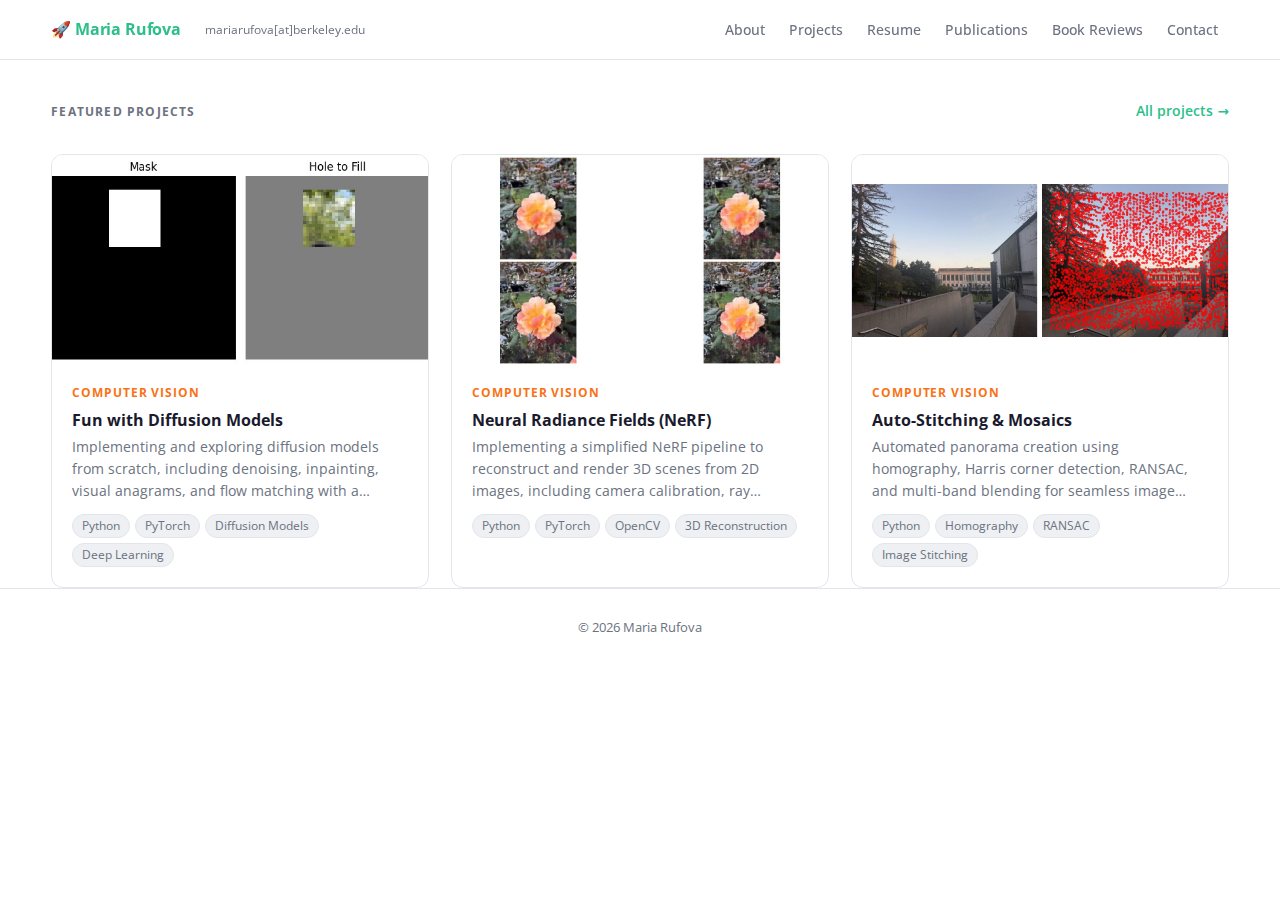
<file: index.html>
<!DOCTYPE html>
<html lang="en">
<head>
  <meta charset="UTF-8" />
  <meta name="viewport" content="width=device-width, initial-scale=1.0" />
  <title>Maria Rufova</title>
  <link rel="stylesheet" href="style.css" />
</head>
<body data-root="">
  <header class="site-header"></header>
  <main>
    <div class="container">
      <div class="home-section-bar">
        <span class="home-section-label">Featured Projects</span>
        <a class="home-section-link" href="pages/projects.html">All projects →</a>
      </div>
      <div class="card-grid" id="home-grid"></div>
    </div>
  </main>
  <footer class="site-footer"><p>&copy; 2026 Maria Rufova</p></footer>

  <script src="scripts/components.js"></script>
  <script src="pages/projects/computer_vision/_index.js"></script>
  <script src="scripts/main.js"></script>
</body>
</html>
</file>
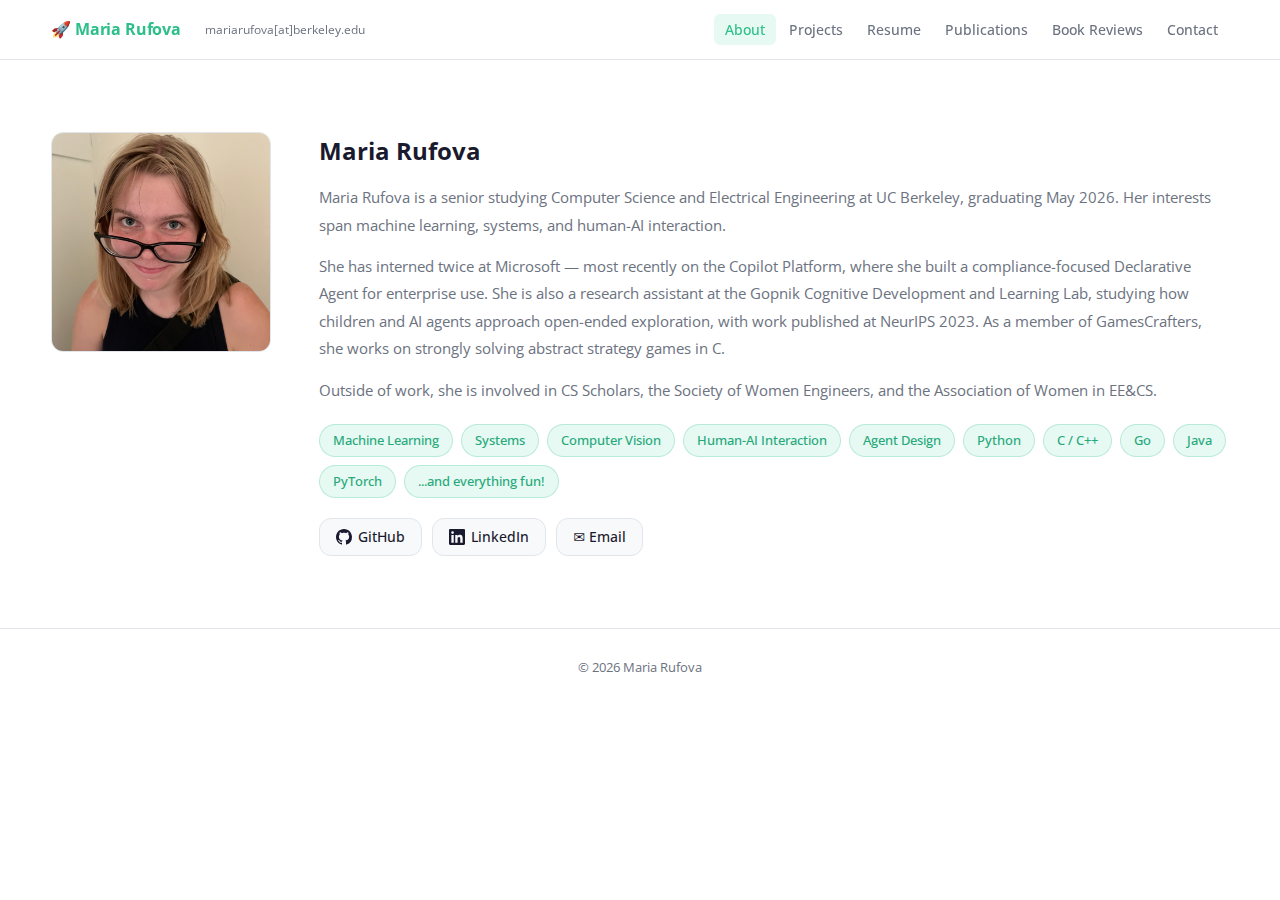
<file: pages/about.html>
<!DOCTYPE html>
<html lang="en">
<head>
  <meta charset="UTF-8" />
  <meta name="viewport" content="width=device-width, initial-scale=1.0" />
  <title>About — Maria Rufova</title>
  <link rel="stylesheet" href="../style.css" />
</head>
<body data-root="../">
  <header class="site-header"></header>
  <main>
    <section class="section">
      <div class="container">
        <div class="about-grid">
          <div class="about-photo">
            <img src="../images/profile.jpg" alt="Maria Rufova" />
          </div>
          <div class="about-text">
            <h2>Maria Rufova</h2>
            <p>
              Maria Rufova is a senior studying Computer Science and Electrical Engineering at UC Berkeley, graduating May 2026. Her interests span machine learning, systems, and human-AI interaction.
            </p>
            <p>
              She has interned twice at Microsoft — most recently on the Copilot Platform, where she built a compliance-focused Declarative Agent for enterprise use. She is also a research assistant at the Gopnik Cognitive Development and Learning Lab, studying how children and AI agents approach open-ended exploration, with work published at NeurIPS 2023. As a member of GamesCrafters, she works on strongly solving abstract strategy games in C.
            </p>
            <p>
              Outside of work, she is involved in CS Scholars, the Society of Women Engineers, and the Association of Women in EE&CS.
            </p>

            <div class="skills-grid">
              <span class="skill-badge">Machine Learning</span>
              <span class="skill-badge">Systems</span>
              <span class="skill-badge">Computer Vision</span>
              <span class="skill-badge">Human-AI Interaction</span>
              <span class="skill-badge">Agent Design</span>
              <span class="skill-badge">Python</span>
              <span class="skill-badge">C / C++</span>
              <span class="skill-badge">Go</span>
              <span class="skill-badge">Java</span>
              <span class="skill-badge">PyTorch</span>
              <span class="skill-badge">...and everything fun!</span>
            </div>

            <div class="about-links">
              <a class="about-social-btn" href="https://github.com/mariar1309" target="_blank" rel="noopener">
                <svg width="16" height="16" viewBox="0 0 24 24" fill="currentColor" aria-hidden="true"><path d="M12 0C5.37 0 0 5.37 0 12c0 5.31 3.435 9.795 8.205 11.385.6.105.825-.255.825-.57 0-.285-.015-1.23-.015-2.235-3.015.555-3.795-.735-4.035-1.41-.135-.345-.72-1.41-1.23-1.695-.42-.225-1.02-.78-.015-.795.945-.015 1.62.87 1.845 1.23 1.08 1.815 2.805 1.305 3.495.99.105-.78.42-1.305.765-1.605-2.67-.3-5.46-1.335-5.46-5.925 0-1.305.465-2.385 1.23-3.225-.12-.3-.54-1.53.12-3.18 0 0 1.005-.315 3.3 1.23.96-.27 1.98-.405 3-.405s2.04.135 3 .405c2.295-1.56 3.3-1.23 3.3-1.23.66 1.65.24 2.88.12 3.18.765.84 1.23 1.905 1.23 3.225 0 4.605-2.805 5.625-5.475 5.925.435.375.81 1.095.81 2.22 0 1.605-.015 2.895-.015 3.3 0 .315.225.69.825.57A12.02 12.02 0 0 0 24 12c0-6.63-5.37-12-12-12z"/></svg>
                GitHub
              </a>
              <a class="about-social-btn" href="https://www.linkedin.com/in/mariarufova" target="_blank" rel="noopener">
                <svg width="16" height="16" viewBox="0 0 24 24" fill="currentColor" aria-hidden="true"><path d="M20.447 20.452h-3.554v-5.569c0-1.328-.027-3.037-1.852-3.037-1.853 0-2.136 1.445-2.136 2.939v5.667H9.351V9h3.414v1.561h.046c.477-.9 1.637-1.85 3.37-1.85 3.601 0 4.267 2.37 4.267 5.455v6.286zM5.337 7.433a2.062 2.062 0 0 1-2.063-2.065 2.064 2.064 0 1 1 2.063 2.065zm1.782 13.019H3.555V9h3.564v11.452zM22.225 0H1.771C.792 0 0 .774 0 1.729v20.542C0 23.227.792 24 1.771 24h20.451C23.2 24 24 23.227 24 22.271V1.729C24 .774 23.2 0 22.222 0h.003z"/></svg>
                LinkedIn
              </a>
              <a class="about-social-btn" href="mailto:mariarufova@berkeley.edu">
                ✉ Email
              </a>
            </div>
          </div>
        </div>
      </div>
    </section>
  </main>
  <footer class="site-footer"><p>&copy; 2026 Maria Rufova</p></footer>

  <script src="../scripts/components.js"></script>
  <script src="../scripts/main.js"></script>
</body>
</html>
</file>
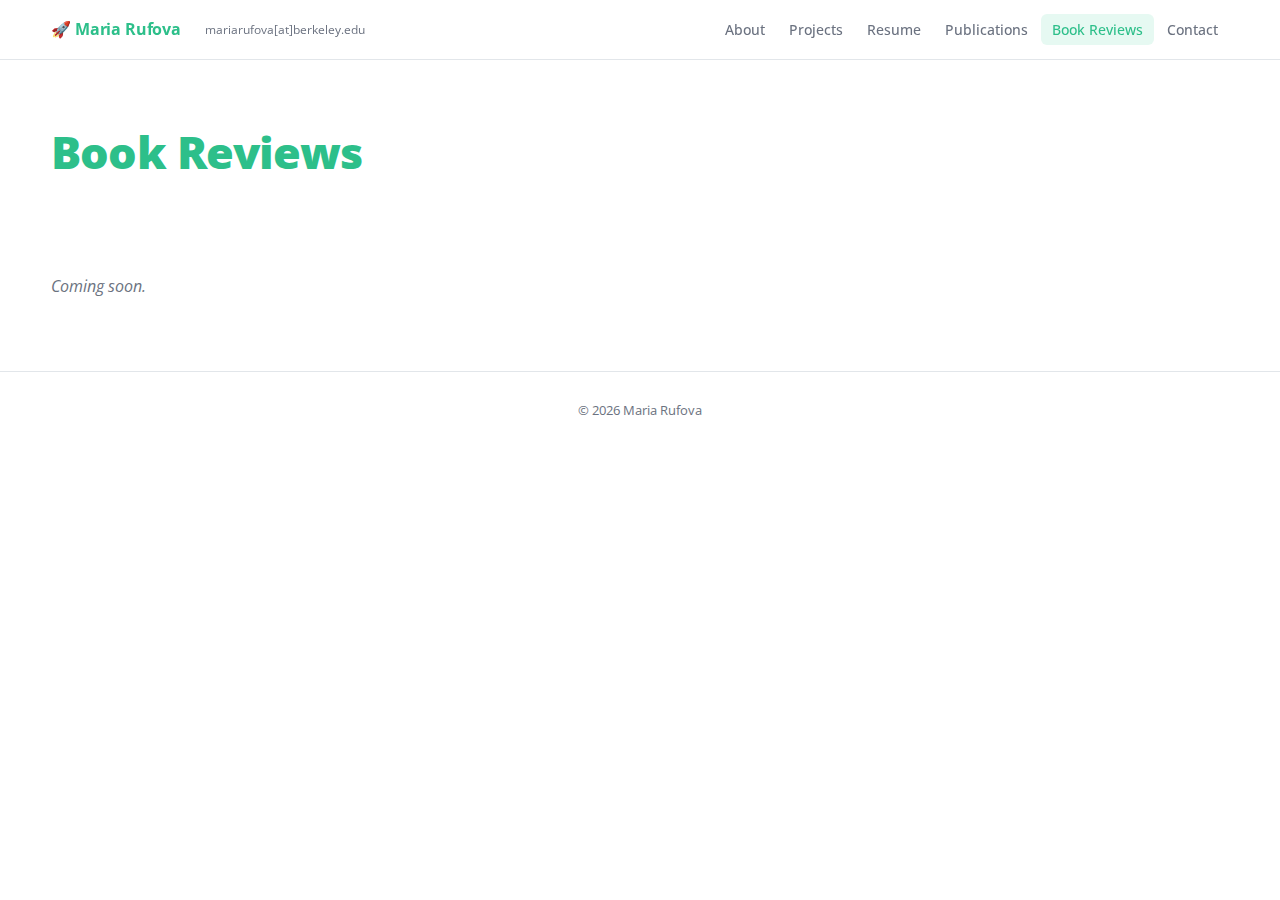
<file: pages/book-reviews.html>
<!DOCTYPE html>
<html lang="en">
<head>
  <meta charset="UTF-8" />
  <meta name="viewport" content="width=device-width, initial-scale=1.0" />
  <title>Book Reviews — Maria Rufova</title>
  <link rel="stylesheet" href="../style.css" />
</head>
<body data-root="../">
  <header class="site-header"></header>
  <main>
    <section class="page-hero">
      <div class="container">
        <h1><span class="accent-mint">Book Reviews</span></h1>
      </div>
    </section>
    <section class="section-tight">
      <div class="container">
        <p style="color:var(--text-muted);font-style:italic;">Coming soon.</p>
      </div>
    </section>
  </main>
  <footer class="site-footer"><p>&copy; 2026 Maria Rufova</p></footer>

  <script src="../scripts/components.js"></script>
  <script src="../scripts/main.js"></script>
</body>
</html>
</file>
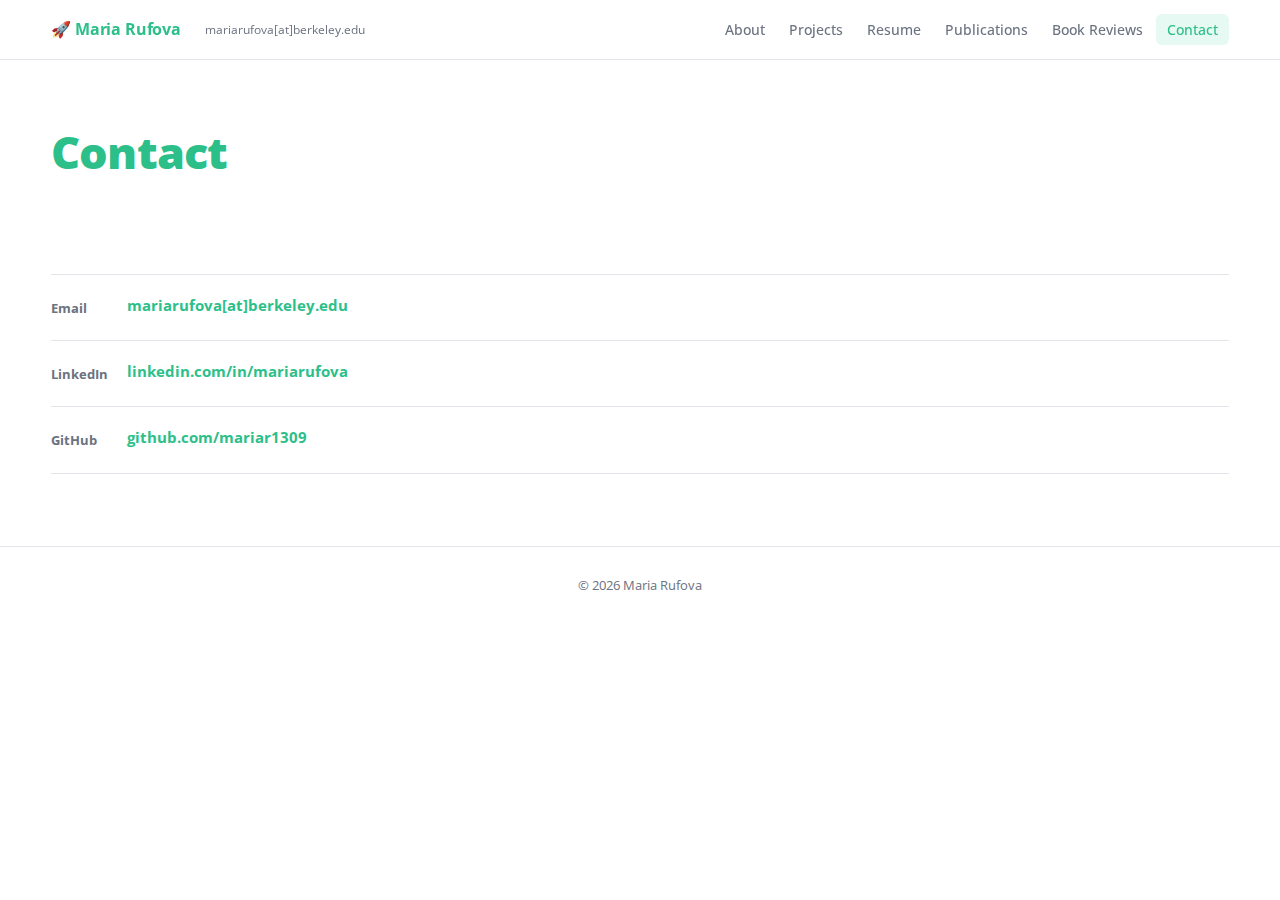
<file: pages/contact.html>
<!DOCTYPE html>
<html lang="en">
<head>
  <meta charset="UTF-8" />
  <meta name="viewport" content="width=device-width, initial-scale=1.0" />
  <title>Contact — Maria Rufova</title>
  <link rel="stylesheet" href="../style.css" />
</head>
<body data-root="../">
  <header class="site-header"></header>
  <main>
    <section class="page-hero">
      <div class="container">
        <h1><span class="accent-mint">Contact</span></h1>
      </div>
    </section>
    <section class="section-tight">
      <div class="container">
        <div class="pub-list">
          <div class="pub-item">
            <div class="pub-year">Email</div>
            <div>
              <div class="pub-title">
                <span style="color:var(--mint);">mariarufova[at]berkeley.edu</span>
              </div>
            </div>
          </div>
          <div class="pub-item">
            <div class="pub-year">LinkedIn</div>
            <div>
              <div class="pub-title">
                <a href="https://www.linkedin.com/in/mariarufova" target="_blank" rel="noopener" style="color:var(--mint);">linkedin.com/in/mariarufova</a>
              </div>
            </div>
          </div>
          <div class="pub-item">
            <div class="pub-year">GitHub</div>
            <div>
              <div class="pub-title">
                <a href="https://github.com/mariar1309" target="_blank" rel="noopener" style="color:var(--mint);">github.com/mariar1309</a>
              </div>
            </div>
          </div>
        </div>
      </div>
    </section>
  </main>
  <footer class="site-footer"><p>&copy; 2026 Maria Rufova</p></footer>

  <script src="../scripts/components.js"></script>
  <script src="../scripts/main.js"></script>
</body>
</html>
</file>
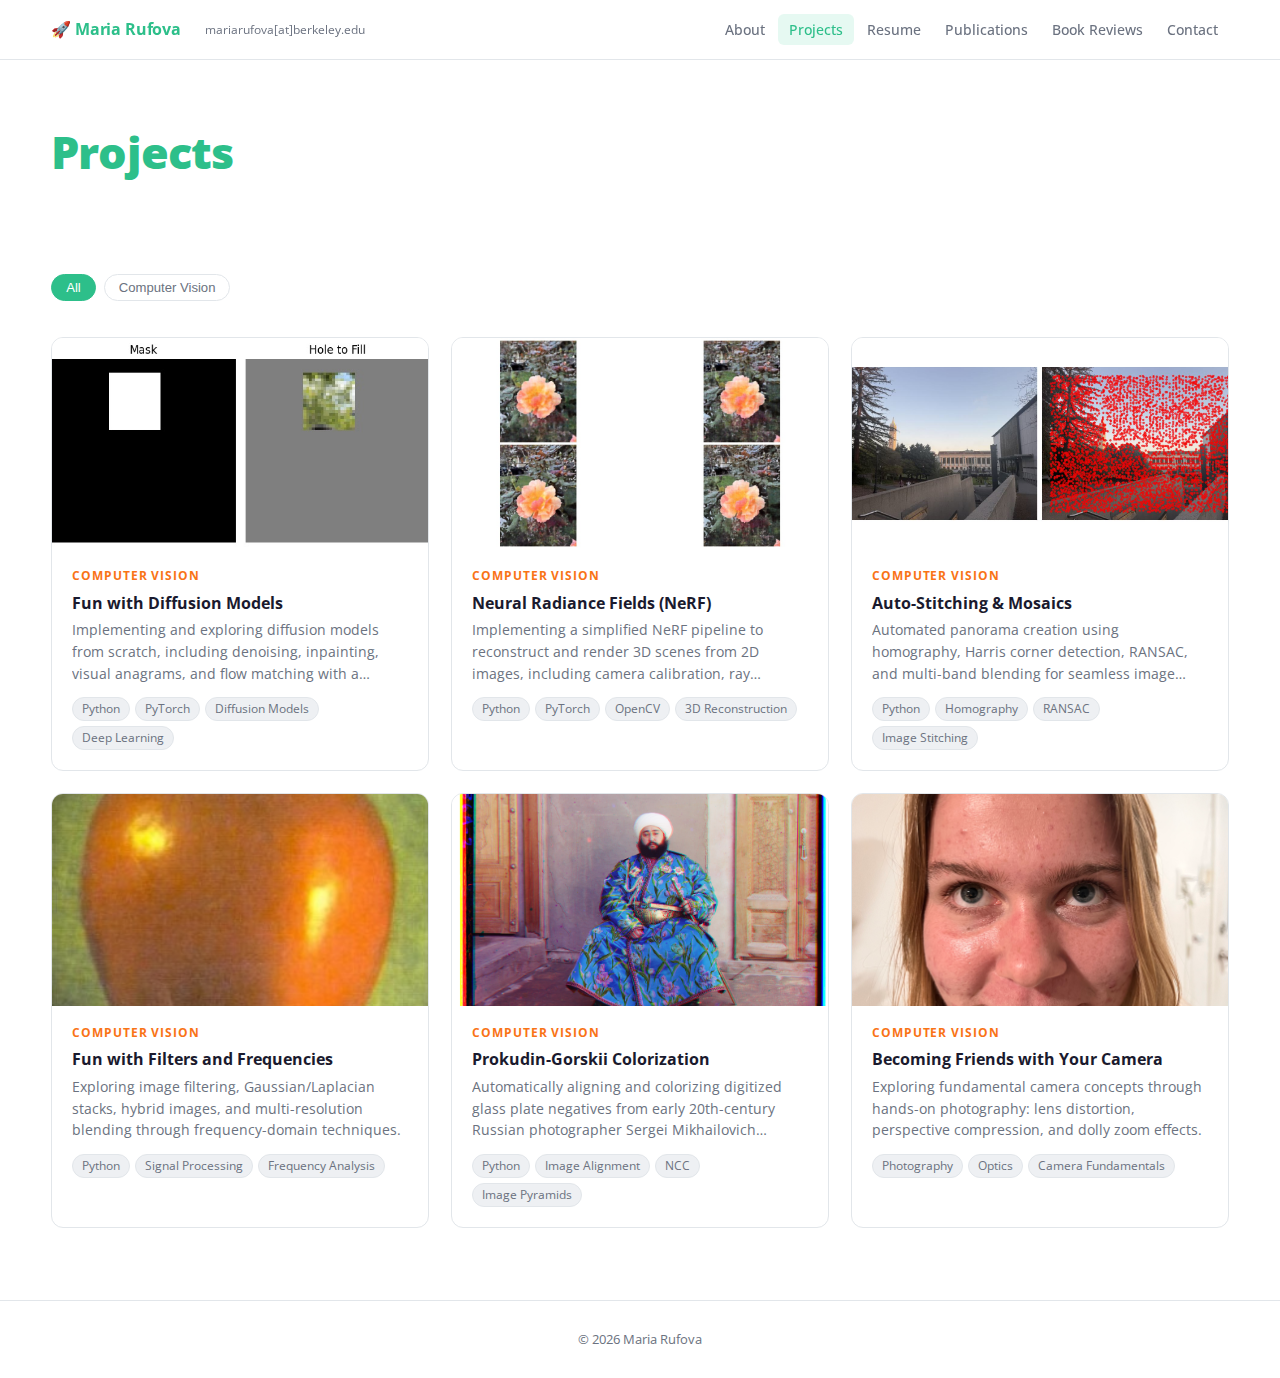
<file: pages/projects.html>
<!DOCTYPE html>
<html lang="en">
<head>
  <meta charset="UTF-8" />
  <meta name="viewport" content="width=device-width, initial-scale=1.0" />
  <title>Projects — Maria Rufova</title>
  <link rel="stylesheet" href="../style.css" />
</head>
<body data-root="../">
  <header class="site-header"></header>
  <main>
    <section class="page-hero">
      <div class="container">
        <h1><span class="accent-mint">Projects</span></h1>
      </div>
    </section>
    <section class="section-tight">
      <div class="container">
        <div class="filter-bar" id="projects-filter">
          <button class="filter-btn active" data-filter="all">All</button>
          <button class="filter-btn" data-filter="computer-vision">Computer Vision</button>
        </div>
        <div class="card-grid" id="projects-grid"></div>
      </div>
    </section>
  </main>
  <footer class="site-footer"><p>&copy; 2026 Maria Rufova</p></footer>

  <script src="../scripts/components.js"></script>
  <script src="projects/computer_vision/_index.js"></script>
  <script src="../scripts/main.js"></script>
</body>
</html>
</file>
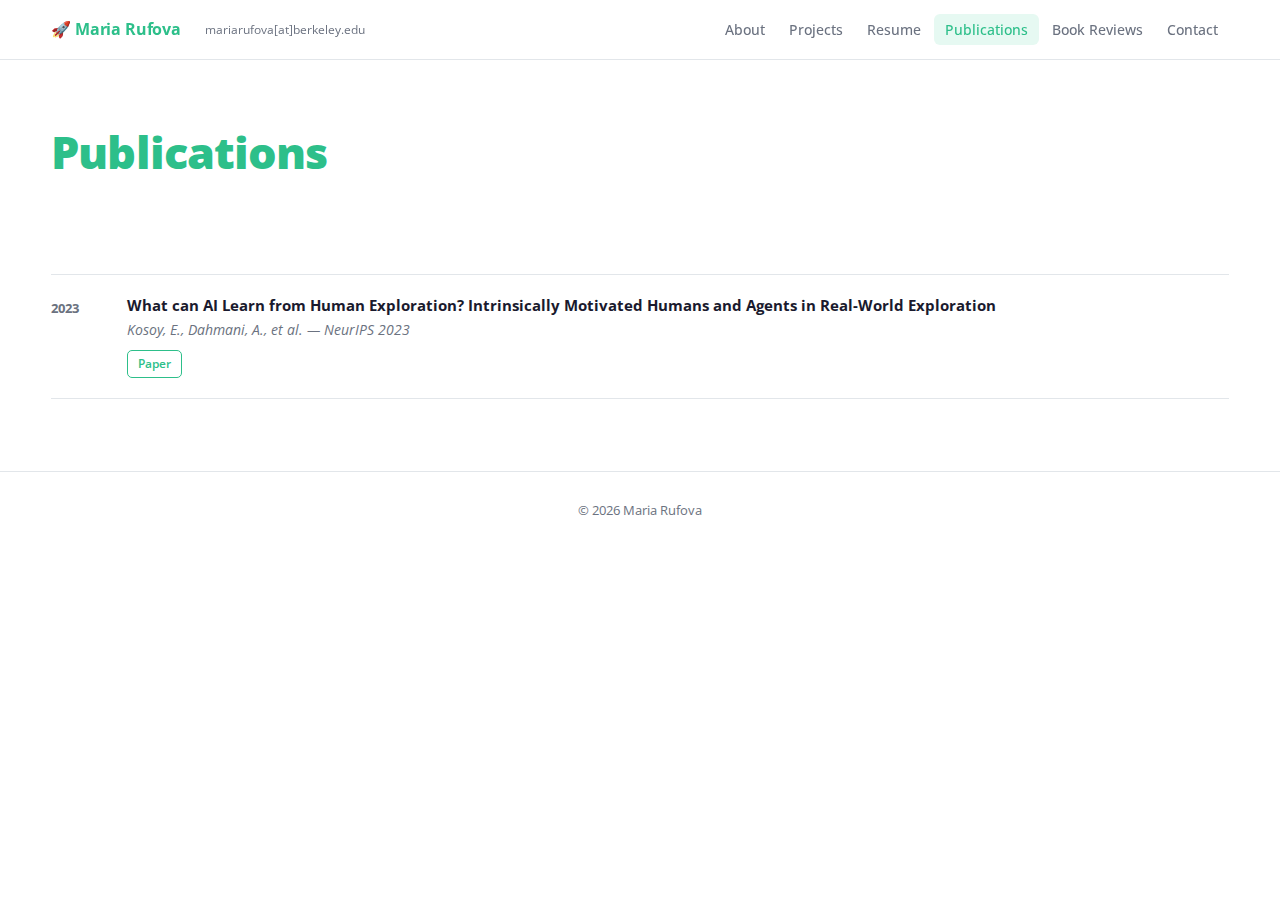
<file: pages/publications.html>
<!DOCTYPE html>
<html lang="en">
<head>
  <meta charset="UTF-8" />
  <meta name="viewport" content="width=device-width, initial-scale=1.0" />
  <title>Publications — Maria Rufova</title>
  <link rel="stylesheet" href="../style.css" />
</head>
<body data-root="../">
  <header class="site-header"></header>
  <main>
    <section class="page-hero">
      <div class="container">
        <h1><span class="accent-mint">Publications</span></h1>
      </div>
    </section>
    <section class="section-tight">
      <div class="container">
        <div class="pub-list" id="pub-list"></div>
      </div>
    </section>
  </main>
  <footer class="site-footer"><p>&copy; 2026 Maria Rufova</p></footer>

  <script src="../scripts/components.js"></script>
  <script src="../scripts/data.js"></script>
  <script src="../scripts/main.js"></script>
</body>
</html>
</file>
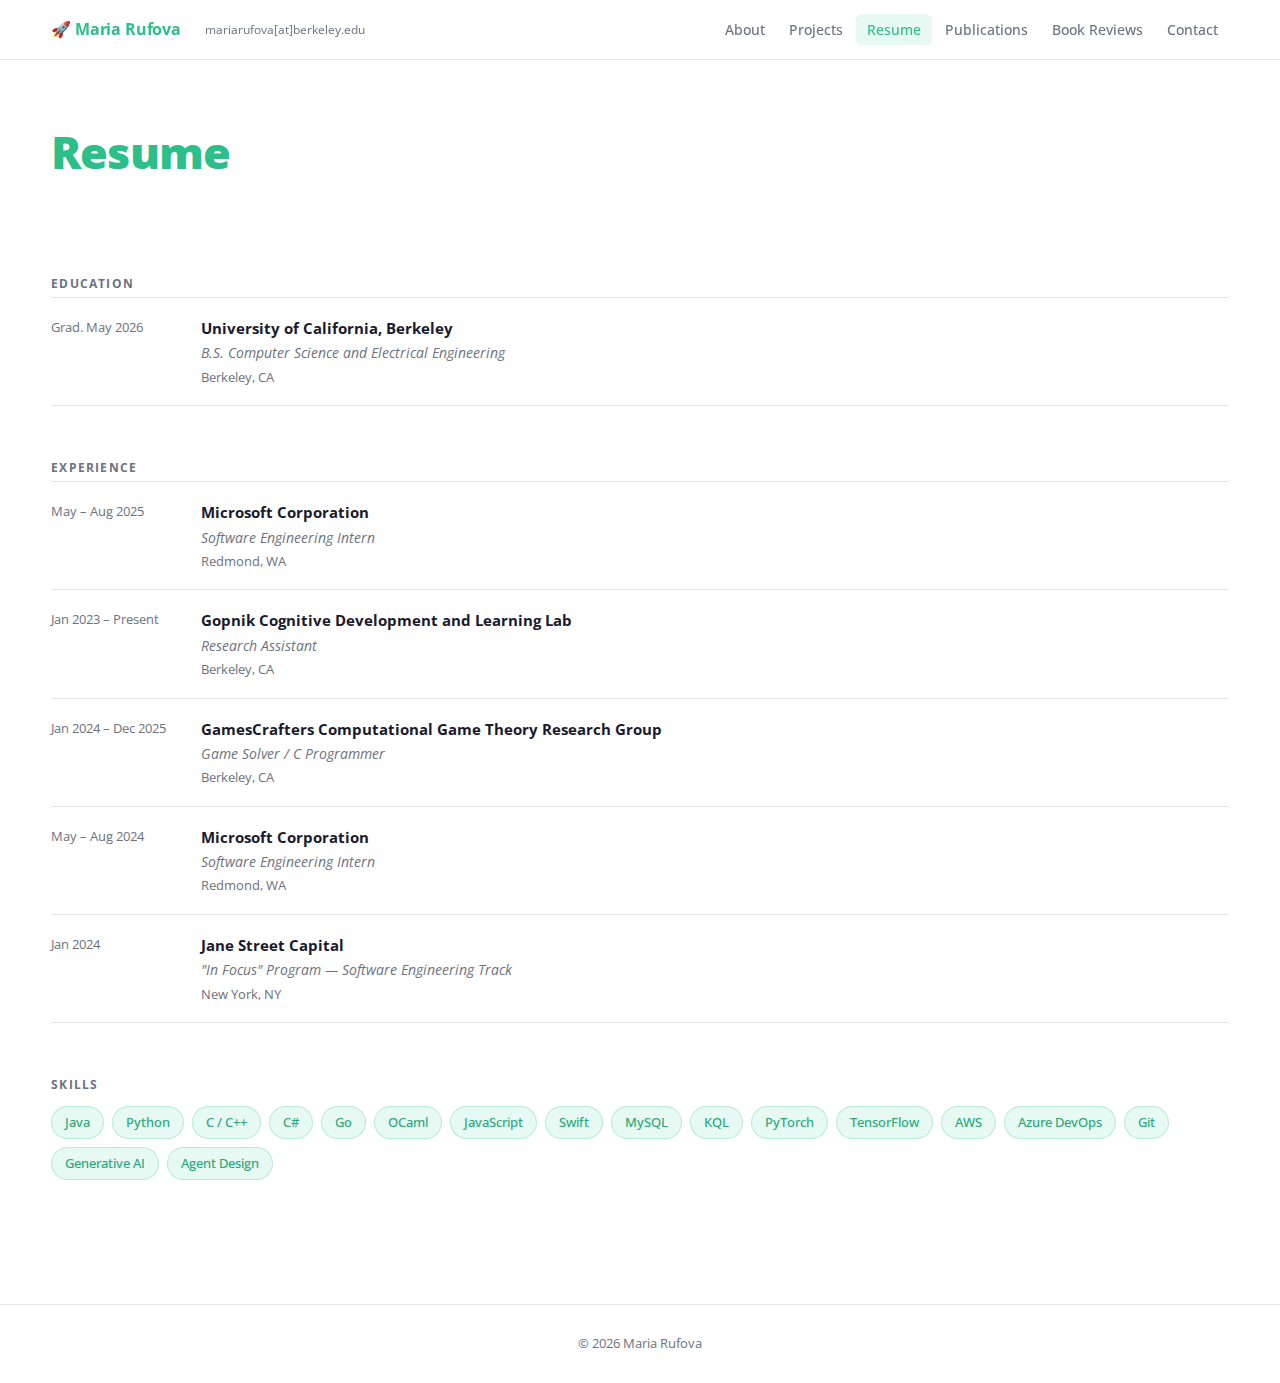
<file: pages/resume.html>
<!DOCTYPE html>
<html lang="en">
<head>
  <meta charset="UTF-8" />
  <meta name="viewport" content="width=device-width, initial-scale=1.0" />
  <title>Resume — Maria Rufova</title>
  <link rel="stylesheet" href="../style.css" />
</head>
<body data-root="../">
  <header class="site-header"></header>
  <main>
    <section class="page-hero">
      <div class="container">
        <h1><span class="accent-mint">Resume</span></h1>
      </div>
    </section>
    <section class="section-tight">
      <div class="container">

        <!-- Education -->
        <div class="resume-section">
          <div class="resume-section-title">Education</div>
          <div class="resume-list">
            <div class="resume-item">
              <div class="resume-date">Grad. May 2026</div>
              <div>
                <div class="resume-org">University of California, Berkeley</div>
                <div class="resume-role">B.S. Computer Science and Electrical Engineering</div>
                <div class="resume-location">Berkeley, CA</div>
              </div>
            </div>
          </div>
        </div>

        <!-- Experience -->
        <div class="resume-section">
          <div class="resume-section-title">Experience</div>
          <div class="resume-list">

            <div class="resume-item">
              <div class="resume-date">May – Aug 2025</div>
              <div>
                <div class="resume-org">Microsoft Corporation</div>
                <div class="resume-role">Software Engineering Intern</div>
                <div class="resume-location">Redmond, WA</div>
              </div>
            </div>

            <div class="resume-item">
              <div class="resume-date">Jan 2023 – Present</div>
              <div>
                <div class="resume-org">Gopnik Cognitive Development and Learning Lab</div>
                <div class="resume-role">Research Assistant</div>
                <div class="resume-location">Berkeley, CA</div>
              </div>
            </div>

            <div class="resume-item">
              <div class="resume-date">Jan 2024 – Dec 2025</div>
              <div>
                <div class="resume-org">GamesCrafters Computational Game Theory Research Group</div>
                <div class="resume-role">Game Solver / C Programmer</div>
                <div class="resume-location">Berkeley, CA</div>
              </div>
            </div>

            <div class="resume-item">
              <div class="resume-date">May – Aug 2024</div>
              <div>
                <div class="resume-org">Microsoft Corporation</div>
                <div class="resume-role">Software Engineering Intern</div>
                <div class="resume-location">Redmond, WA</div>
              </div>
            </div>

            <div class="resume-item">
              <div class="resume-date">Jan 2024</div>
              <div>
                <div class="resume-org">Jane Street Capital</div>
                <div class="resume-role">"In Focus" Program — Software Engineering Track</div>
                <div class="resume-location">New York, NY</div>
              </div>
            </div>

          </div>
        </div>

        <!-- Skills -->
        <div class="resume-section">
          <div class="resume-section-title">Skills</div>
          <div class="skills-grid" style="margin-top:12px;">
            <span class="skill-badge">Java</span>
            <span class="skill-badge">Python</span>
            <span class="skill-badge">C / C++</span>
            <span class="skill-badge">C#</span>
            <span class="skill-badge">Go</span>
            <span class="skill-badge">OCaml</span>
            <span class="skill-badge">JavaScript</span>
            <span class="skill-badge">Swift</span>
            <span class="skill-badge">MySQL</span>
            <span class="skill-badge">KQL</span>
            <span class="skill-badge">PyTorch</span>
            <span class="skill-badge">TensorFlow</span>
            <span class="skill-badge">AWS</span>
            <span class="skill-badge">Azure DevOps</span>
            <span class="skill-badge">Git</span>
            <span class="skill-badge">Generative AI</span>
            <span class="skill-badge">Agent Design</span>
          </div>
        </div>

      </div>
    </section>
  </main>
  <footer class="site-footer"><p>&copy; 2026 Maria Rufova</p></footer>

  <script src="../scripts/components.js"></script>
  <script src="../scripts/main.js"></script>
</body>
</html>
</file>
<file: style.css>
/* ============================================================
   RESET & BASE
   ============================================================ */
*, *::before, *::after { box-sizing: border-box; margin: 0; padding: 0; }

:root {
  --bg:           #ffffff;
  --surface:      #f8f9fa;
  --surface2:     #eef0f3;
  --border:       #e2e6ea;

  --mint:         #2dbf8a;
  --mint-hover:   #26a87a;
  --mint-soft:    #e6f9f2;
  --orange:       #f97316;
  --orange-hover: #e8650a;
  --orange-soft:  #fff2e8;

  --text:         #1a1a2e;
  --text-muted:   #6b7280;

  --radius:       12px;
  --nav-h:        60px;
  --transition:   0.22s ease;
  --shadow:       0 2px 16px rgba(0,0,0,0.08);
  --shadow-lg:    0 8px 32px rgba(0,0,0,0.12);
}

html { scroll-behavior: smooth; }

/* Custom scrollbar */
::-webkit-scrollbar { width: 10px; }
::-webkit-scrollbar-track { background: transparent; }
::-webkit-scrollbar-thumb { background: var(--mint); border-radius: 4px; }
::-webkit-scrollbar-thumb:hover { background: var(--orange); }
* { scrollbar-width: thin; scrollbar-color: var(--mint) transparent; }

body {
  background: var(--bg);
  color: var(--text);
  font-family: 'Open Sans', 'Segoe UI', system-ui, -apple-system, sans-serif;
  font-size: 16px;
  line-height: 1.6;
}

a { color: inherit; text-decoration: none; }
img { max-width: 100%; display: block; }
ul { list-style: none; }

/* ============================================================
   LAYOUT
   ============================================================ */
.container {
  width: 92%;
  max-width: 1200px;
  margin: 0 auto;
}

.section { padding: 72px 0; }
.section-tight { padding: 32px 0 72px; }

.section-title {
  font-size: clamp(1.4rem, 2.8vw, 1.9rem);
  font-weight: 700;
  margin-bottom: 36px;
  position: relative;
  display: inline-block;
}

.section-title::after {
  content: '';
  position: absolute;
  bottom: -7px;
  left: 0;
  width: 40px;
  height: 3px;
  background: var(--mint);
  border-radius: 2px;
}

/* ============================================================
   HEADER / NAV
   ============================================================ */
.site-header {
  position: sticky;
  top: 0;
  z-index: 100;
  background: rgba(255,255,255,0.92);
  backdrop-filter: blur(10px);
  border-bottom: 1px solid var(--border);
  height: var(--nav-h);
}

.header-inner {
  display: flex;
  align-items: center;
  height: 100%;
  width: 92%;
  max-width: 1200px;
  margin: 0 auto;
  gap: 24px;
}

.logo {
  font-size: 1rem;
  font-weight: 700;
  color: var(--mint);
  white-space: nowrap;
  flex-shrink: 0;
  letter-spacing: -0.01em;
}

.header-email {
  font-size: 0.78rem;
  color: var(--text-muted);
  white-space: nowrap;
  flex-shrink: 0;
}

.main-nav { margin-left: auto; }

.main-nav > ul {
  display: flex;
  align-items: center;
  gap: 2px;
}

.main-nav a {
  display: block;
  padding: 5px 11px;
  border-radius: 6px;
  font-size: 0.85rem;
  font-weight: 500;
  color: var(--text-muted);
  transition: color var(--transition), background var(--transition);
  white-space: nowrap;
}

.main-nav a:hover {
  color: var(--text);
  background: var(--surface);
}

.main-nav a.active {
  color: var(--mint);
  background: var(--mint-soft);
}

/* mobile toggle */
.nav-toggle {
  display: none;
  background: none;
  border: 1.5px solid var(--border);
  color: var(--text);
  font-size: 1.1rem;
  cursor: pointer;
  margin-left: auto;
  padding: 4px 8px;
  border-radius: 6px;
}

/* ============================================================
   HOME SECTION BAR
   ============================================================ */
.home-section-bar {
  display: flex;
  align-items: baseline;
  justify-content: space-between;
  padding: 40px 0 20px;
  margin-bottom: 12px;
}

.home-section-label {
  font-size: 0.75rem;
  font-weight: 700;
  letter-spacing: 0.1em;
  text-transform: uppercase;
  color: var(--text-muted);
}

.home-section-link {
  font-size: 0.85rem;
  font-weight: 600;
  color: var(--mint);
  transition: color var(--transition);
}

.home-section-link:hover { color: var(--mint-hover); }

/* ============================================================
   FILTER BAR
   ============================================================ */
.filter-bar {
  display: flex;
  gap: 8px;
  flex-wrap: wrap;
  padding: 0 0 28px;
  margin-bottom: 8px;
}

.filter-btn {
  padding: 5px 14px;
  border-radius: 20px;
  border: 1.5px solid var(--border);
  background: none;
  color: var(--text-muted);
  font-size: 0.82rem;
  font-weight: 500;
  cursor: pointer;
  transition: all var(--transition);
}

.filter-btn:hover {
  border-color: var(--mint);
  color: var(--mint);
}

.filter-btn.active {
  background: var(--mint);
  border-color: var(--mint);
  color: #fff;
}

/* ============================================================
   PAGE HERO (inner pages)
   ============================================================ */
.page-hero {
  padding: 56px 0 44px;
}

.page-hero h1 {
  font-size: clamp(1.8rem, 4.5vw, 2.8rem);
  font-weight: 800;
  margin-bottom: 10px;
  letter-spacing: -0.02em;
}

.page-hero h1 .accent-mint  { color: var(--mint); }
.page-hero h1 .accent-orange { color: var(--orange); }

.page-hero p {
  color: var(--text-muted);
  font-size: 1rem;
  max-width: 480px;
}

/* ============================================================
   BUTTONS
   ============================================================ */
.btn {
  display: inline-block;
  padding: 10px 22px;
  background: var(--mint);
  color: #fff;
  border-radius: 8px;
  font-size: 0.9rem;
  font-weight: 600;
  transition: background var(--transition), transform var(--transition), box-shadow var(--transition);
}

.btn:hover {
  background: var(--mint-hover);
  transform: translateY(-1px);
  box-shadow: 0 4px 16px rgba(45,191,138,0.3);
}

.btn-orange { background: var(--orange); }
.btn-orange:hover {
  background: var(--orange-hover);
  box-shadow: 0 4px 16px rgba(249,115,22,0.3);
}

.btn-outline {
  background: transparent;
  border: 1.5px solid var(--mint);
  color: var(--mint);
}
.btn-outline:hover { background: var(--mint); color: #fff; }

/* ============================================================
   CARDS
   ============================================================ */
.card-grid {
  display: grid;
  grid-template-columns: repeat(auto-fill, minmax(290px, 1fr));
  gap: 22px;
}

.card {
  background: var(--bg);
  border-radius: var(--radius);
  overflow: hidden;
  border: 1.5px solid var(--border);
  transition: transform var(--transition), box-shadow var(--transition), border-color var(--transition);
  cursor: pointer;
}

.card:hover {
  transform: translateY(-4px);
  box-shadow: var(--shadow-lg);
  border-color: var(--mint);
}

.card-thumb {
  aspect-ratio: 16/9;
  overflow: hidden;
  background: var(--surface2);
}

.card-thumb img {
  width: 100%;
  height: 100%;
  object-fit: cover;
  transition: transform 0.4s ease;
}

.card:hover .card-thumb img { transform: scale(1.04); }

.card-body { padding: 18px 20px 20px; }

.card-category {
  font-size: 0.72rem;
  font-weight: 700;
  letter-spacing: 0.08em;
  text-transform: uppercase;
  color: var(--orange);
  margin-bottom: 7px;
}

.card-title {
  font-size: 1rem;
  font-weight: 700;
  margin-bottom: 7px;
  line-height: 1.3;
  color: var(--text);
}

.card-desc {
  font-size: 0.845rem;
  color: var(--text-muted);
  display: -webkit-box;
  -webkit-line-clamp: 3;
  line-clamp: 3;
  -webkit-box-orient: vertical;
  overflow: hidden;
}

.card-tags {
  display: flex;
  flex-wrap: wrap;
  gap: 5px;
  margin-top: 12px;
}

.tag {
  font-size: 0.72rem;
  padding: 3px 9px;
  border-radius: 20px;
  background: var(--surface2);
  color: var(--text-muted);
  border: 1px solid var(--border);
  font-family: inherit;
  cursor: default;
  line-height: 1.4;
}

/* ============================================================
   PUBLICATION LIST
   ============================================================ */
.pub-list { display: flex; flex-direction: column; gap: 0; }

.pub-item {
  display: grid;
  grid-template-columns: 56px 1fr;
  gap: 0 20px;
  padding: 20px 0;
  border-bottom: 1px solid var(--border);
  align-items: start;
}

.pub-item:first-child { border-top: 1px solid var(--border); }

.pub-year {
  font-size: 0.8rem;
  font-weight: 700;
  color: var(--text-muted);
  padding-top: 3px;
}

.pub-title {
  font-size: 0.95rem;
  font-weight: 700;
  color: var(--text);
  margin-bottom: 4px;
  line-height: 1.4;
}

.pub-meta {
  font-size: 0.845rem;
  color: var(--text-muted);
  margin-bottom: 8px;
  font-style: italic;
}

.pub-links { display: flex; gap: 8px; flex-wrap: wrap; }

.pub-link {
  font-size: 0.78rem;
  font-weight: 600;
  padding: 3px 10px;
  border-radius: 5px;
  border: 1.5px solid var(--mint);
  color: var(--mint);
  transition: background var(--transition), color var(--transition);
}

.pub-link:hover { background: var(--mint); color: #fff; }

.pub-link.orange { border-color: var(--orange); color: var(--orange); }
.pub-link.orange:hover { background: var(--orange); color: #fff; }

/* ============================================================
   RESUME PAGE
   ============================================================ */
.resume-section { margin-bottom: 52px; }

.resume-section-title {
  font-size: 0.75rem;
  font-weight: 700;
  letter-spacing: 0.1em;
  text-transform: uppercase;
  color: var(--text-muted);
  margin-bottom: 4px;
}

.resume-list { display: flex; flex-direction: column; gap: 0; }

.resume-item {
  display: grid;
  grid-template-columns: 130px 1fr;
  gap: 0 20px;
  padding: 18px 0;
  border-bottom: 1px solid var(--border);
  align-items: start;
}

.resume-item:first-child { border-top: 1px solid var(--border); }

.resume-date {
  font-size: 0.8rem;
  color: var(--text-muted);
  padding-top: 3px;
  line-height: 1.4;
}

.resume-org {
  font-size: 0.95rem;
  font-weight: 700;
  color: var(--text);
  margin-bottom: 2px;
}

.resume-role {
  font-size: 0.875rem;
  font-style: italic;
  color: var(--text-muted);
  margin-bottom: 2px;
}

.resume-location {
  font-size: 0.8rem;
  color: var(--text-muted);
}

/* ============================================================
   ABOUT PAGE
   ============================================================ */
.about-grid {
  display: grid;
  grid-template-columns: 220px 1fr;
  gap: 48px;
  align-items: start;
}

.about-photo {
  border-radius: var(--radius);
  overflow: hidden;
  aspect-ratio: 1;
  background: var(--surface2);
  border: 1.5px solid var(--border);
}

.about-photo img { width: 100%; height: 100%; object-fit: cover; }

.about-text h2 {
  font-size: 1.5rem;
  font-weight: 700;
  margin-bottom: 14px;
}

.about-text p {
  color: var(--text-muted);
  margin-bottom: 14px;
  line-height: 1.8;
  font-size: 0.95rem;
}

.skills-grid {
  display: flex;
  flex-wrap: wrap;
  gap: 8px;
  margin-top: 20px;
}

.skill-badge {
  padding: 5px 13px;
  border-radius: 20px;
  background: var(--mint-soft);
  border: 1.5px solid rgba(45,191,138,0.25);
  color: var(--mint-hover);
  font-size: 0.82rem;
  font-weight: 500;
  text-decoration: none;
  transition: background var(--transition), border-color var(--transition), color var(--transition);
}

a.skill-badge:hover {
  background: var(--mint);
  border-color: var(--mint);
  color: #fff;
}

.about-links {
  display: flex;
  gap: 10px;
  flex-wrap: wrap;
  margin-top: 20px;
}

.about-social-btn {
  display: inline-flex;
  align-items: center;
  gap: 6px;
  padding: 7px 16px;
  border-radius: var(--radius);
  border: 1.5px solid var(--border);
  background: var(--surface);
  color: var(--text);
  font-size: 0.875rem;
  font-weight: 500;
  text-decoration: none;
  transition: border-color 0.15s, color 0.15s, background 0.15s;
}

.about-social-btn:hover {
  border-color: var(--mint);
  color: var(--mint);
  background: rgba(45,191,138,0.06);
}

/* ============================================================
   FOOTER
   ============================================================ */
.site-footer {
  border-top: 1px solid var(--border);
  padding: 28px 0;
  text-align: center;
  color: var(--text-muted);
  font-size: 0.83rem;
}

/* ============================================================
   INDIVIDUAL PROJECT PAGE
   ============================================================ */
.project-back { padding: 24px 0 0; }

.project-back a {
  font-size: 0.85rem;
  font-weight: 600;
  color: var(--text-muted);
  transition: color var(--transition);
}

.project-back a:hover { color: var(--mint); }

.project-hero-img {
  margin: 28px 0;
  border-radius: var(--radius);
  overflow: hidden;
  border: 1.5px solid var(--border);
  aspect-ratio: 16/7;
  background: var(--surface2);
}

.project-hero-img img { width: 100%; height: 100%; object-fit: cover; }

.project-header { max-width: 760px; margin-bottom: 48px; }

.project-header .card-category { font-size: 0.75rem; margin-bottom: 10px; }

.project-title {
  font-size: clamp(1.8rem, 5vw, 2.8rem);
  font-weight: 800;
  line-height: 1.15;
  letter-spacing: -0.02em;
  margin-bottom: 14px;
}

.project-meta {
  display: flex;
  flex-direction: column;
  gap: 6px;
  font-size: 0.85rem;
  color: var(--text-muted);
  margin-bottom: 20px;
}

.project-intro {
  font-size: 1.05rem;
  color: var(--text-muted);
  line-height: 1.75;
  margin-bottom: 20px;
}

.project-links { display: flex; gap: 10px; flex-wrap: wrap; margin-top: 20px; }

.project-body { max-width: 760px; }

.project-body h2 {
  font-size: 1.25rem;
  font-weight: 700;
  margin: 40px 0 12px;
  padding-bottom: 8px;
  border-bottom: 1.5px solid var(--border);
}

.project-body p {
  font-size: 0.95rem;
  color: var(--text-muted);
  line-height: 1.85;
  margin-bottom: 16px;
}

.project-body ul, .project-body ol {
  padding-left: 20px;
  font-size: 0.95rem;
  color: var(--text-muted);
  line-height: 1.85;
  margin-bottom: 16px;
}

.project-body li { margin-bottom: 6px; }

.project-figure {
  margin: 28px 0;
  border-radius: var(--radius);
  overflow: hidden;
  border: 1.5px solid var(--border);
}

.project-figure img { width: 100%; display: block; background: var(--surface2); }

.project-figure figcaption {
  padding: 10px 16px;
  font-size: 0.82rem;
  color: var(--text-muted);
  background: var(--surface);
  border-top: 1px solid var(--border);
}

.project-img-grid {
  display: grid;
  grid-template-columns: 1fr 1fr;
  gap: 16px;
  margin: 28px 0;
}

.project-img-grid .project-figure { margin: 0; }
.project-img-grid .project-figure img { aspect-ratio: 4/3; object-fit: cover; }

.project-img-masonry { columns: 2; column-gap: 16px; margin: 28px 0; }
.project-img-masonry .project-figure { break-inside: avoid; margin: 0 0 16px; }
.project-img-masonry .project-figure img { width: 100%; height: auto; }

.project-video {
  position: relative;
  padding-bottom: 56.25%;
  height: 0;
  overflow: hidden;
  border-radius: var(--radius);
  margin: 28px 0;
  background: var(--surface2);
}
.project-video iframe { position: absolute; top: 0; left: 0; width: 100%; height: 100%; border: 0; }

.project-figure, .project-hero-img { overflow: hidden; }
.project-figure img, .project-hero-img img { cursor: pointer; transition: transform 0.35s ease; }
.project-figure img:hover, .project-hero-img img:hover { transform: scale(1.04); }

/* ============================================================
   STICKY BACK BAR
   ============================================================ */
.sticky-back {
  position: fixed;
  top: var(--nav-h);
  left: 0;
  right: 0;
  z-index: 90;
  background: rgba(255,255,255,0.95);
  backdrop-filter: blur(8px);
  border-bottom: 1px solid var(--border);
  height: 38px;
  display: flex;
  align-items: center;
  opacity: 0;
  pointer-events: none;
  transform: translateY(-4px);
  transition: opacity 0.2s ease, transform 0.2s ease;
}
.sticky-back--visible { opacity: 1; pointer-events: auto; transform: translateY(0); }
.sticky-back a {
  display: block;
  width: 92%;
  max-width: 1200px;
  margin: 0 auto;
  font-size: 0.82rem;
  font-weight: 600;
  color: var(--text-muted);
  transition: color var(--transition);
}
.sticky-back a:hover { color: var(--mint); }

/* ============================================================
   LIGHTBOX
   ============================================================ */
.lb-overlay {
  position: fixed;
  inset: 0;
  background: rgba(0,0,0,0.88);
  display: flex;
  align-items: center;
  justify-content: center;
  z-index: 9999;
  padding: 20px;
  opacity: 0;
  pointer-events: none;
  transition: opacity 0.2s ease;
  cursor: default;
}
.lb-overlay.lb-visible { opacity: 1; pointer-events: auto; }

.lb-box {
  position: relative;
  display: flex;
  flex-direction: column;
  align-items: center;
  max-width: min(92vw, 1200px);
}

.lb-box img {
  max-width: 100%;
  max-height: 82vh;
  object-fit: contain;
  border-radius: var(--radius);
  box-shadow: 0 12px 60px rgba(0,0,0,0.6);
  display: block;
}

.lb-caption { color: rgba(255,255,255,0.72); font-size: 0.82rem; margin-top: 10px; text-align: center; }

.lb-close {
  position: fixed;
  top: 14px;
  right: 18px;
  width: 36px;
  height: 36px;
  border-radius: 50%;
  background: rgba(255,255,255,0.12);
  border: none;
  color: #fff;
  font-size: 18px;
  cursor: pointer;
  display: flex;
  align-items: center;
  justify-content: center;
  transition: background 0.15s;
}
.lb-close:hover { background: rgba(255,255,255,0.25); }

.lb-nav {
  position: fixed;
  top: 50%;
  transform: translateY(-50%);
  width: 44px;
  height: 64px;
  background: rgba(255,255,255,0.10);
  border: none;
  color: #fff;
  font-size: 26px;
  cursor: pointer;
  border-radius: 6px;
  display: flex;
  align-items: center;
  justify-content: center;
  transition: background 0.15s;
}
.lb-nav:hover { background: rgba(255,255,255,0.22); }
.lb-prev { left: 10px; }
.lb-next { right: 10px; }

/* ============================================================
   RESPONSIVE
   ============================================================ */
@media (max-width: 860px) {
  .main-nav {
    display: none;
    position: absolute;
    top: var(--nav-h);
    left: 0;
    right: 0;
    background: var(--bg);
    border-bottom: 1px solid var(--border);
    box-shadow: var(--shadow);
    padding: 10px 0 16px;
  }
  .main-nav.open { display: block; }
  .main-nav > ul { flex-direction: column; align-items: stretch; gap: 0; }
  .main-nav a { padding: 10px 24px; border-radius: 0; font-size: 0.92rem; }
  .nav-toggle { display: block; }
  .header-email { display: none; }
  .about-grid { grid-template-columns: 1fr; }
  .about-photo { max-width: 180px; }
  .resume-item { grid-template-columns: 1fr; gap: 4px; }
  .resume-date { padding-top: 0; }
}

@media (max-width: 600px) {
  .project-img-grid { grid-template-columns: 1fr; }
  .project-img-masonry { columns: 1; }
  .pub-item { grid-template-columns: 40px 1fr; gap: 0 12px; }
}
</file>
